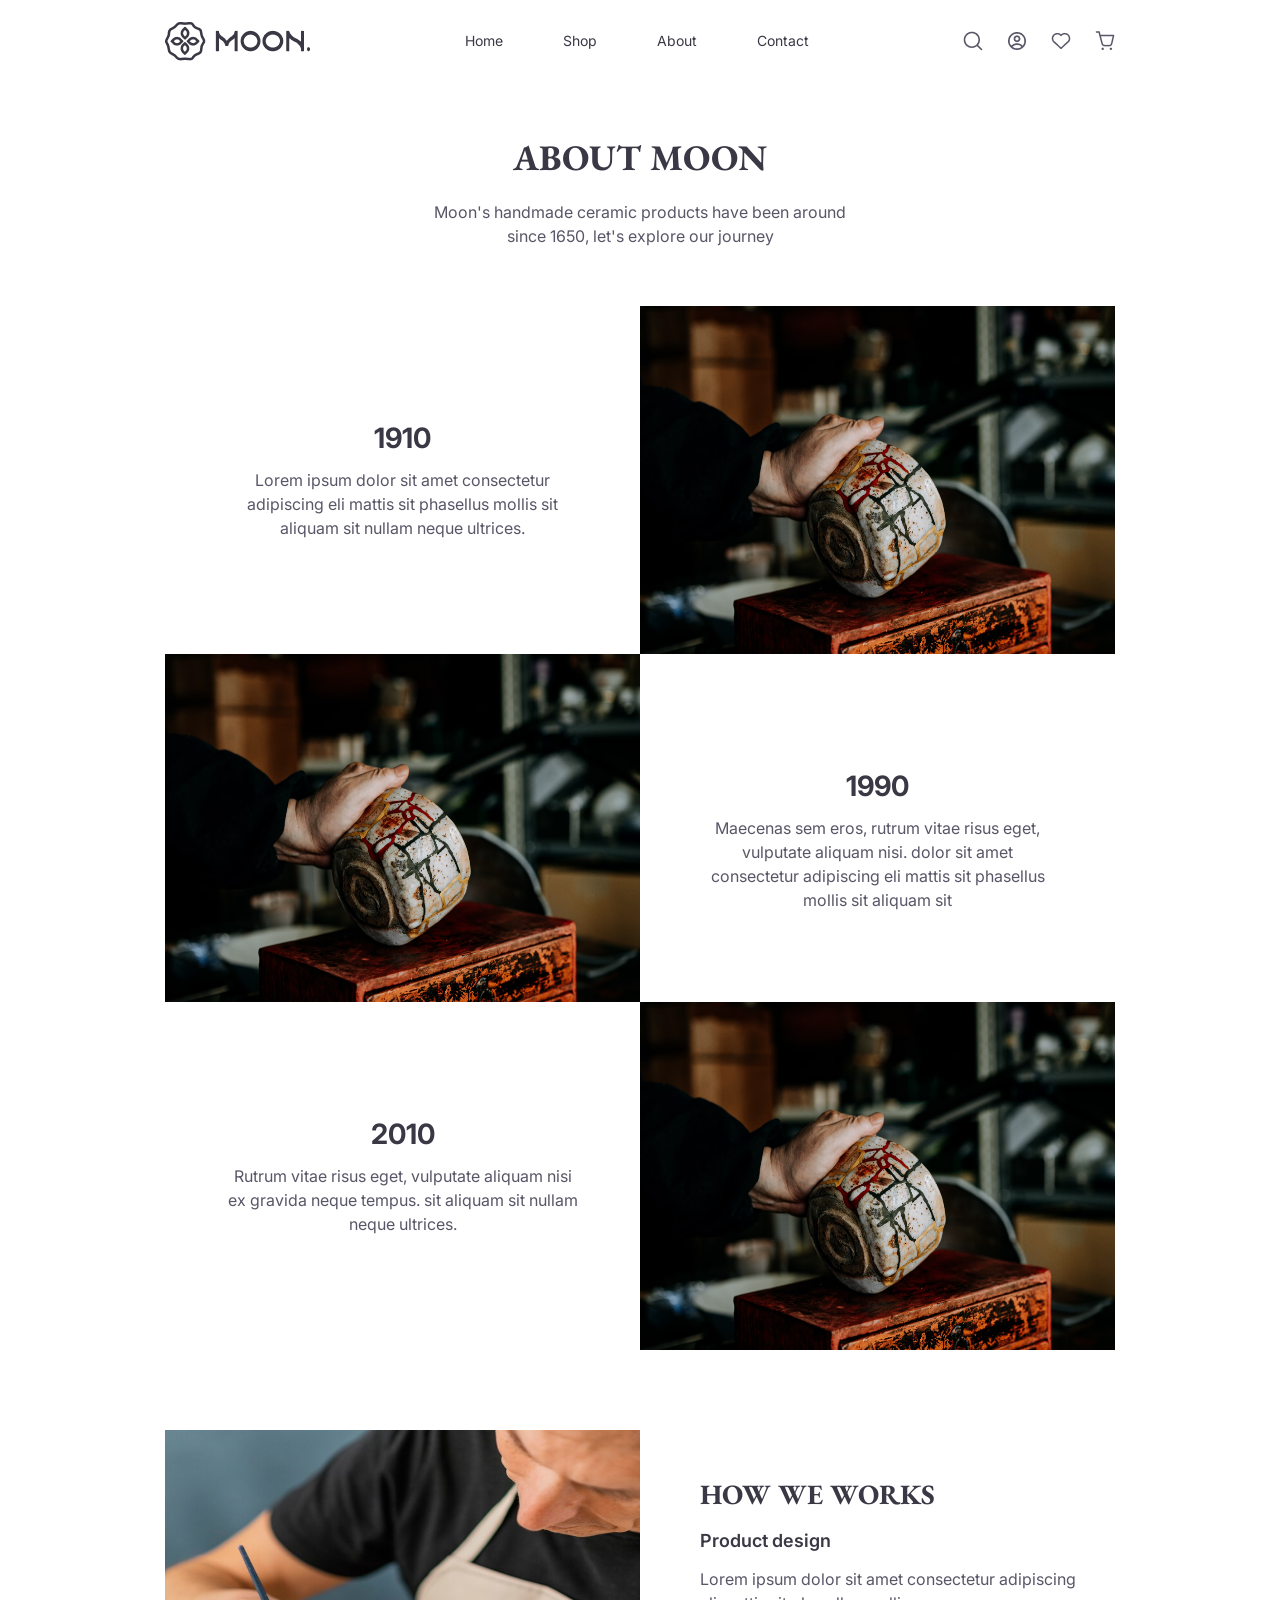
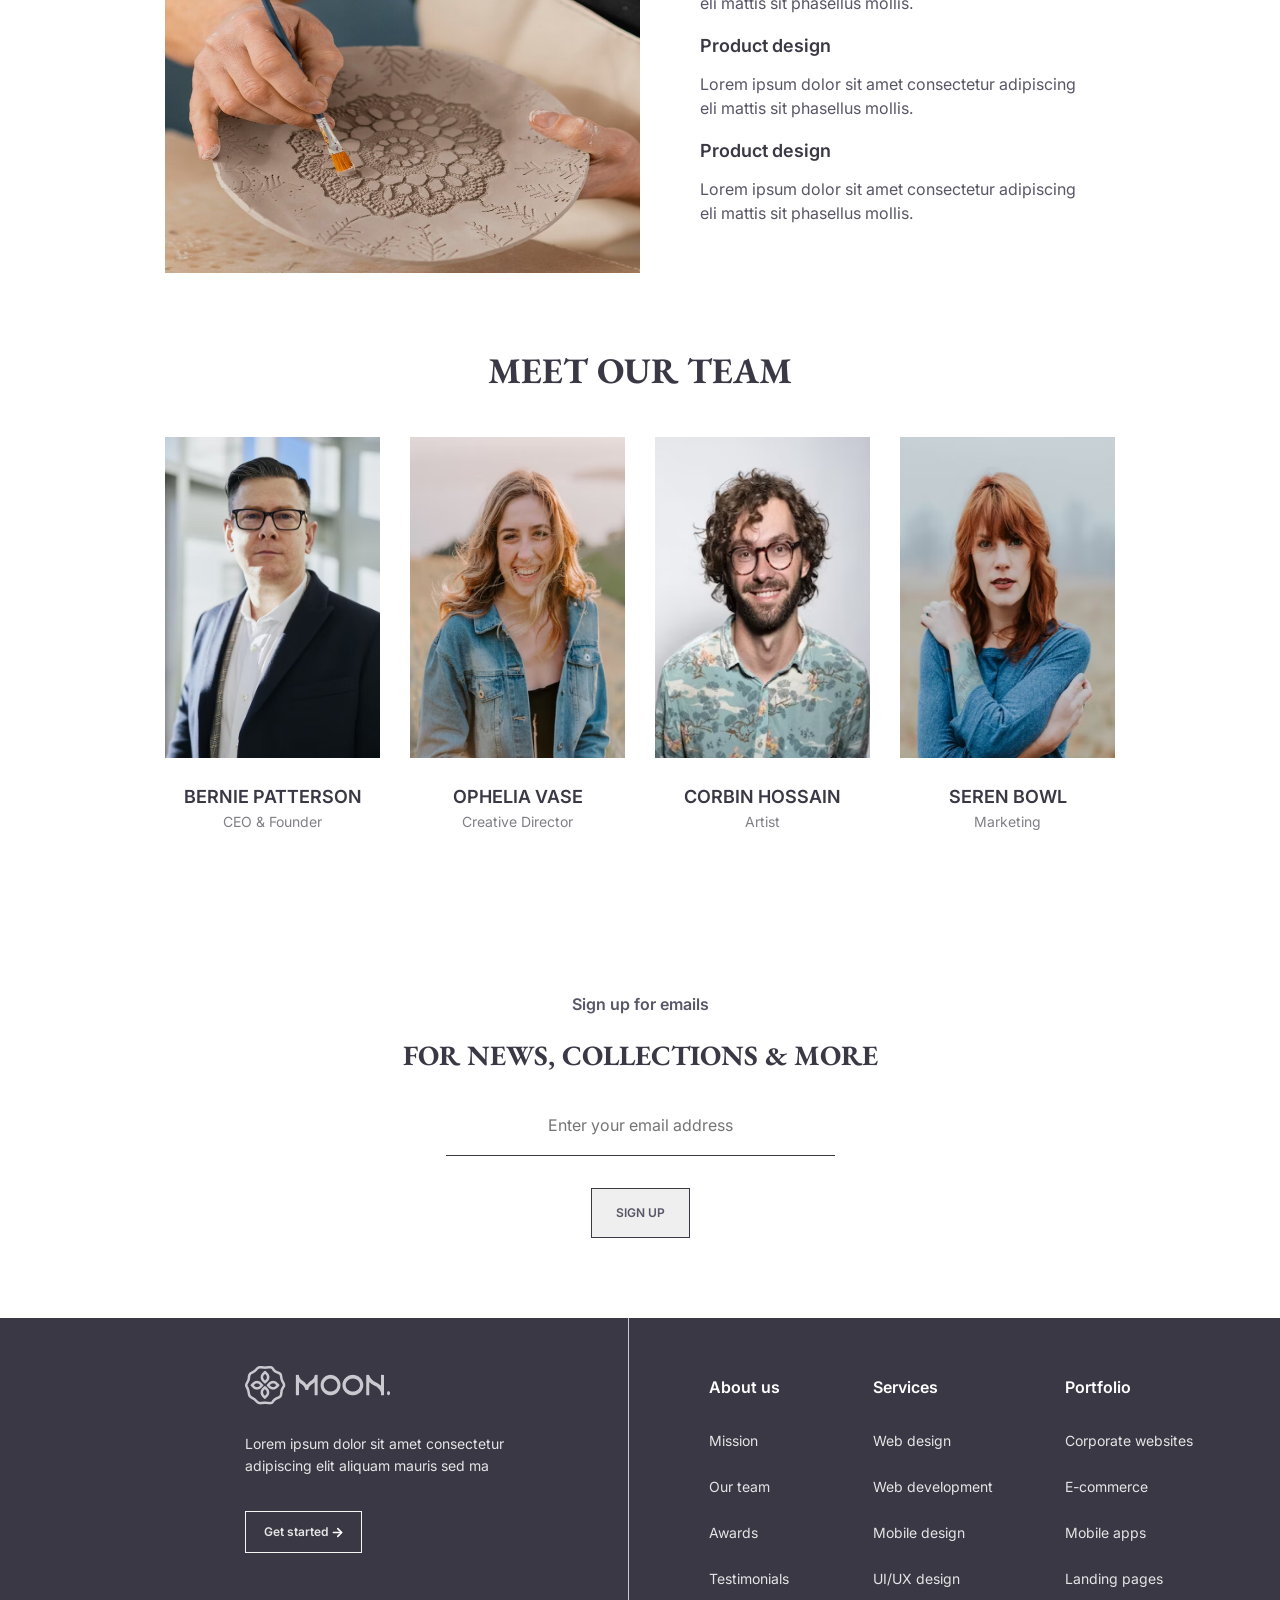
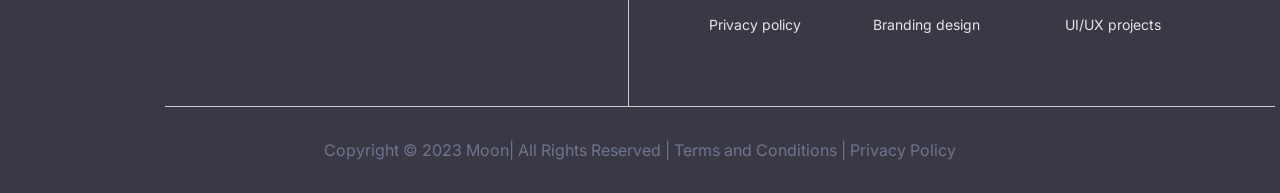
<file: pages/About.html>
<!DOCTYPE html>
<html lang="en">
<head>
    <meta charset="UTF-8">
    <meta name="viewport" content="width=device-width, initial-scale=1.0">
    <title>Moon</title>
    <link rel="stylesheet" href="../style/Header.css">
    <link rel="stylesheet" href="../style/About.css">
</head>
<body>
    <div class="containr">
        <header>
                <img class="all" class="menu" src="../img/Menu.png" alt="menu">
            <img src="../img/logo (1).png" alt="logo">
            <nav>
                <a href="../index.html">Home</a>
                <a href="./Shop.html">Shop</a>
                <a href="#">About</a>
                <a href="./Content.html">Contact</a>
            </nav>
            <div class="icons">
                <img class="normal" src="../img/Search.jpg" alt="img-search">
                <img class="normal" src="../img/Avatar.png" alt="img-Avatar">
                <img class="normal" src="../img/Heart.png" alt="img-Heart">
                <img src="../img/Shopping-cart.png" alt="img-Shopping">
            </div>
        </header>
        <div class="config-about-moon">
            <h2>About Moon</h2>
            <p>Moon's handmade ceramic products have been around since 1650, let's explore our journey</p>
        </div>
    </div>
      <div class="containr p-no">
        <div class="hero-sec">
            <div class="eCommerce-Cards-histor">
                <div class="text-histor">
                    <span>1910</span>
                    <p>Lorem ipsum dolor sit amet consectetur adipiscing eli mattis sit phasellus mollis sit aliquam sit nullam neque ultrices.</p>
                </div>
                <img src="../img/207941fd0bd8d3a7e38cac28e6b1c00e7173c913.png" alt="Rectangle-histor">
            </div>
            <div class="eCommerce-Cards-histor">
                <img src="../img/207941fd0bd8d3a7e38cac28e6b1c00e7173c913.png" alt="Rectangle-histor">
                <div class="text-histor">
                    <span>1990</span>
                    <p class="">Maecenas sem eros, rutrum vitae risus eget, vulputate aliquam nisi. dolor sit amet consectetur adipiscing eli mattis sit phasellus mollis sit aliquam sit </p>
                </div>
            </div>
            <div class="eCommerce-Cards-histor">
                <div class="text-histor">
                    <span>2010</span>
                    <p>Rutrum vitae risus eget, vulputate aliquam nisi ex gravida neque tempus. sit aliquam sit nullam neque ultrices.</p>
                </div>
                <img src="../img/207941fd0bd8d3a7e38cac28e6b1c00e7173c913.png" alt="Rectangle-histor">
            </div>
        </div>
        <div class="how-we-works">
            <img src="../img/img-work.png" alt="img-work">
            <div class="text-config">
                <h3>How we works</h3>
                <div class="Ways-of-working">
                    <h4>Product design</h4>
                    <p>Lorem ipsum dolor sit amet consectetur adipiscing eli mattis sit phasellus mollis.</p>
                </div>
                <div class="Ways-of-working">
                    <h4>Product design</h4>
                    <p>Lorem ipsum dolor sit amet consectetur adipiscing eli mattis sit phasellus mollis.</p>
                </div>
                <div class="Ways-of-working">
                    <h4>Product design</h4>
                    <p>Lorem ipsum dolor sit amet consectetur adipiscing eli mattis sit phasellus mollis.</p>
                </div>
            </div>
        </div>
    </div> 
    <div class="containr ">
        <div class="teams">
            <h2>Meet Our Team</h2>
            <div class="cards">
                <div class="card">
                    <img src="../img/Bernie PATTERSON.png" alt="img-TableWare">
                    <h3>Bernie PATTERSON</h3>
                    <p>CEO & Founder</p>
                </div>
                <div class="card">
                    <img src="../img/Ophelia Vase.png" alt="img-TableWare">
                    <h3>Ophelia Vase</h3>
                    <p>Creative Director</p>
                </div>
                <div class="card">
                    <img src="../img/CorbiN HOSSAIN.png" alt="img-TableWare">
                    <h3>CorbiN HOSSAIN</h3>
                    <p>Artist</p>
                </div>
                <div class="card">
                    <img src="../img/Seren Bowl.png" alt="img-TableWare">
                    <h3>Seren Bowl</h3>
                    <p>Marketing</p>
                </div>
            </div>
        </div>
    </div>
    <div class="Sign-up">
        <span>Sign up for emails</span>
        <h2>For news, collections & more</h2>
        <form action="">
            <div class="input">
                <input type="email" placeholder="Enter your email address" required>
                <button>Sign up</button>
            </div>
        </form>
    </div>
    <footer>
        <div class="containr">
            <div class="sec1">
                <div class="child1">
                    <img src="../img/logo (2).png" alt="">
                    <p>Lorem ipsum dolor sit amet consectetur adipiscing elit
                    aliquam mauris sed ma</p>
                    <button>Get started <svg width="11" height="11" viewBox="0 0 11 11" fill="none" xmlns="http://www.w3.org/2000/svg">
                        <path d="M5.74713 1.62207L9.62503 5.49997L5.74713 9.37787" stroke="white" stroke-width="1.57143" stroke-linecap="round" stroke-linejoin="round"/>
                        <path d="M9.62496 5.5L1.375 5.5" stroke="white" stroke-width="1.57143" stroke-linecap="round" stroke-linejoin="round"/>
                        </svg>
                    </button>
                </div>
            </div>
            <div class="sec2">
                <div class="child">
                    <h3>About us</h3>
                    <div class="text">
                        <h4>Mission</h4>
                        <h4>Our team</h4>
                        <h4>Awards</h4>
                        <h4>Testimonials</h4>
                        <h4>Privacy policy</h4>
                    </div>
                </div>
                <div class="child">
                    <h3>Services</h3>
                    <div class="text">
                        <h4>Web design</h4>
                        <h4>Web development</h4>
                        <h4>Mobile design</h4>
                        <h4>UI/UX design</h4>
                        <h4>Branding design</h4>
                    </div>
                </div>
                <div class="child">
                    <h3>Portfolio</h3>
                    <div class="text">
                        <h4>Corporate websites</h4>
                        <h4>E-commerce</h4>
                        <h4>Mobile apps</h4>
                        <h4>Landing pages</h4>
                        <h4>UI/UX projects</h4>
                    </div>
                </div>
            </div>
            
        </div>
        <span>Copyright © 2023 Moon| All Rights Reserved | Terms and Conditions | Privacy Policy</span>
    </footer>
    </body>
    </html>
</file>
<file: style/Header.css>
@import url('https://fonts.googleapis.com/css2?family=Inter:ital,opsz,wght@0,14..32,100..900;1,14..32,100..900&display=swap');
@import url('https://fonts.googleapis.com/css2?family=EB+Garamond:ital,wght@0,400..800;1,400..800&display=swap');
@import url('https://fonts.googleapis.com/css2?family=Righteous&display=swap');
*{
    padding:0;
    margin: 0;
    box-sizing: border-box;
}
:root{
    --family-Inter:"Inter", sans-serif;
    --family-Garamond:"EB Garamond", serif;
    --color-Warm-Black:#3A3845;
    --color-Beige-Peach:#F7CCAC;
    --color-Light-Brown:#C69B7B;
    --color-Green:#826F66;
    --color-Neutral-500:#A6A6A8;
    --color-Neutral-600:#807F86;
    --color-Neutral-700:#595667;
    --color-Neutral-400:#CAC9CF;
    --color-Neutral-300:#E5E5E5;
    --color-Neutral-200:#F7F6F5;
    --color-FFFDFB:#FFFDFB;
    --color-White:#FFFFFF;
}
.containr{
    padding: 0 165px;
        @media (max-width:900px) {
        padding: 0 50px; 
    }
    @media (max-width:490px) {
        padding: 0 19px; 
    }
}
header{
    width:100%;
    height: 82px;
    background-color: var(--color-White);
    display: flex;
    justify-content: space-between;
    align-items: center;
    .all{
    display: none;
    @media (max-width:800px) {
    display:block ;
 }
}
    nav{
        display: flex;
        align-content: center;
        gap:60px ;
        @media (max-width:800px) {
            display: none;
        }
        a{
            text-decoration: none;
            font-size: 14px;
            font-family: var(--family-Inter);
            font-weight: normal;
            line-height: 22px;
            color: var(--color-Warm-Black);
        }
    }
    .icons{
        display: flex;
        gap:24px;
        align-items: center;
        .normal{
            @media (max-width:800px) {
                display: none;
            }
        }
        img{
            width: 20px;
        }
    }
}
</file>
<file: style/About.css>
:root{
    --family-Inter:"Inter", sans-serif;
    --family-Garamond:"EB Garamond", serif;
    --color-Warm-Black:#3A3845;
    --color-Beige-Peach:#F7CCAC;
    --color-Light-Brown:#C69B7B;
    --color-Green:#826F66;
    --color-Neutral-500:#A6A6A8;
    --color-Neutral-600:#807F86;
    --color-Neutral-700:#595667;
    --color-Neutral-400:#CAC9CF;
    --color-Neutral-300:#E5E5E5;
    --color-Neutral-200:#F7F6F5;
    --color-FFFDFB:#FFFDFB;
    --color-White:#FFFFFF;
}
.config-about-moon{
    height: 224px;
    display: flex;
    flex-direction: column;
    justify-content: center;
    align-items: center;
    gap: 24px;
    animation:slow 2s linear;
    h2{
        font-family: var(--family-Garamond);
        font-size: 36px;
        font-weight: 700;
        line-height: 36px;
        color: var(--color-Warm-Black);
        text-transform: uppercase;
    }
    p{
        max-width: 425px;
        text-align: center;
        font-family: var(--family-Inter);
        font-size: 16px;
        font-weight: 400;
        line-height: 24px;
        color: var(--color-Neutral-700);
        @media (max-width:900px) {
            max-width: 359px;
        }
        @media (max-width:490px) {
            max-width: 300px;
        }
    }
}
@keyframes slow {
    from{
        transform: scale(0);
    }
    to{
        transform:scale(1)
    }
}
.p-no{
@media (max-width:1024px) {
    padding: 0;
}
}
.hero-sec{
    .eCommerce-Cards-histor{
        width: 100%;
        display: grid;
        grid-template-columns:50% 50%;
        grid-template-rows: 348px;
        @media (max-width:490px) {
        grid-template-columns: 1fr;
        grid-template-rows: 300px 260px; 
        }
        .text-histor{
            text-align: center;
            padding: 116px 60px;
        @media (max-width:1024px) {
            padding:100px 16px ;
        }
        @media (max-width:490px) {
            padding:72px 48px ;
            &:nth-child(1){
                order: 2;
            }
            &:nth-child(2){
                order: 2;
                padding:44px 48px 76px ;
            }
            &:nth-child(3){
                order: 1;
            }
        }
        @media (max-width:390px) {
            padding:72px 16px ;
            &:nth-child(2){
                order: 2;
                padding:44px 16px 76px ;
            }
        }
        span{
            font-family: var(--family-Inter);
            display: inline-block;
            font-size: 28px;
            font-weight: 700;
            line-height: 32px;
            letter-spacing: 4%;
            color: var(--color-Warm-Black); 
            margin-bottom: 14px;
        }
        p{
            font-family: var(--family-Inter);
            font-size: 16px;
            font-weight: 400;
            line-height: 24px;
            color: var(--color-Neutral-700); 
        }
        &:hover{
            transition-duration:2s;
            background-color: #c3b6b0;
            transform: translateY(-20px);
        }
        }
        img{
            width: 100%;
            height: 100%;
            @media (max-width:490px) {
                &:nth-child(1){
                    order: 1;
                }
                &:nth-child(2){
                    order: 1;
                }
                &:nth-child(3){
                    order: 2;
                }
            }
        }
    }
}
.how-we-works{
    display: grid;
    grid-template-columns: 1fr 1fr;
    grid-template-rows:443px ;
    padding-top: 80px;
    @media (max-width:490px) {
        grid-template-columns: 1fr;
        grid-template-rows: 360px 371px;
        padding-top: 48px;
    }
    img{
        width: 100%;
        height: 100%;
    }
    .text-config{
        padding: 48px 34px 48px 60px ;
        display: flex;
        flex-direction: column;
        justify-content: space-between;
        @media (max-width:900px) {
           padding: 48px 24px 48px 40px ;
        }
        @media (max-width:490px) {
           padding: 38px 20px 36px 20px ;
        }
        h3{
            font-family: var(--family-Garamond);
            font-size: 28px;
            font-weight: 700;
            line-height: 32px;
            letter-spacing: 4%;
            color: var(--color-Warm-Black);
            text-transform: uppercase;
        }
        .Ways-of-working{
            h4{
                font-family: var(--family-Inter);
                font-size: 18px;
                font-weight: 600;
                line-height: 24px;
                color: var(--color-Warm-Black);
                margin-bottom: 14px;  
                @media (max-width:490px) {
                    margin-bottom: 6px;  
                } 
            }
            p{
                font-family: var(--family-Inter);
                font-size: 16px;
                font-weight: 400;
                line-height: 24px;
                color: var(--color-Neutral-700);   
            }
        } 
    }
}
.teams{
    padding: 80px 0;
    @media (max-width:900px) {
        padding: 50px 0;
    }
    @media (max-width:490px) {
        padding: 36px 0;
    }
    h2{
        font-family: var(--family-Garamond);
        font-size: 36px;
        font-weight: 700;
        line-height: 36px;
        color: var(--color-Warm-Black);
        text-align: center;
        text-transform: uppercase;
        margin-bottom: 48px;
    }
    .cards{
        width: 100%;
        display: grid;
        grid-template-columns: 1fr 1fr 1fr 1fr;
        grid-template-rows:1fr;
        gap: 30px;
            @media (max-width:1000px) {
            gap: 20px;
        }
            @media (max-width:490px) {
            overflow: hidden;
        }
        .card{
            text-transform: capitalize;
            &:hover{
            overflow: hidden;
            border: 1px solid var(--color-Neutral-500);
            background-color: var(--color-Neutral-500);
            border-radius: 6px;
             transition-duration:1s ;
             transition-delay:linear ;
             transform: translateY(-20px);
             h3 , p{
                font-size: 20px;
                transition-duration:2s ;
                transform: rotate(10deg);
             }
        }
            @media (max-width:490px) {
                width: 200px;
                flex-shrink: 0;
            }
            img{
                width: 100%;
                height: 321px;
            }
            h3{
                text-align: center;
                margin-top: 23px;
                line-height:24px ;
                font-family: var(--family-Inter);
                font-weight: 600;
                letter-spacing: 6%;
                font-size: 18px;
                text-transform: uppercase;
                color: var(--color-Warm-Black);
            }
            p{
                text-align: center;
                line-height:22px ;
                margin-top: 2px;
                font-family: var(--family-Inter);
                font-weight: 400;
                font-size: 14px;
                color: var(--color-Neutral-600);
            }
        }
    }
}
.Sign-up{
padding: 80px 0;
display: flex;
flex-direction: column;
gap: 24px;
justify-content: center;
align-items: center;
@media (max-width:490px) {
    padding: 40px 40px;
}
@media (max-width:390px) {
    padding: 40px 20px;
}
    span{
        font-weight: 600;
        font-family: var(--family-Inter);
        color: var(--color-Neutral-700);
        font-size: 16px;
        line-height: 22px;
    }
    h2{
        text-align: center;
        font-weight: 700;
        font-family: var(--family-Garamond);
        color: var(--color-Warm-Black);
        font-size: 28px;
        line-height: 32px; 
        letter-spacing: 4%;
        text-transform: uppercase;
        &:hover{
            transition-duration: 2s;
            font-size: 33px;
        }
    }
    .input{
        display: flex;
        flex-direction: column;
        align-items: center;
        gap: 32px;
        input{
            width: 389px;
            font-weight: 400;
            font-family: var(--family-Inter);
            color: var(--color-Neutral-700);
            font-size: 16px;
            line-height: 32px; 
            border: none;
            padding-bottom:14px ;
            padding-top:14px ;
            border-bottom: 1px solid var(--color-Warm-Black);
            @media (max-width:490px) {
            width: 350px;
            }
            @media (max-width:390px) {
            width: 300px;
            }
            &:hover{
                transition-duration: 1s;
                width: 420px;
                font-size: 20px;
            }
        }
        input::placeholder{
        text-align: center;
        }
        button{
            width: fit-content;
            font-weight: 600;
            font-family: var(--family-Inter);
            color: var(--color-Neutral-700);
            font-size: 12px;
            line-height: 18px;
            letter-spacing: 8%;
            padding: 15px 24px;
            text-transform: uppercase;
            outline: none;
            border: 1px solid var(--color-Warm-Black);
                &:hover{
                    transition-duration: 1s;
                    font-size:14px ;
                    transform: rotateX(3deg);
                    background-color: #a07d62;
                }
        }
    }
}
footer{
    width: 100%;
    background-color: var(--color-Warm-Black);
    padding-bottom: 32px;
    .containr{
        display: grid;
        grid-template-columns: 1fr 2fr;
        grid-template-rows: 1fr;
        @media (max-width:490px) {
            grid-template-columns: 1fr;
            grid-template-rows: 251px 623px;
        }
        .sec1{
            border-right: 1px solid var(--color-Neutral-400);
            border-bottom: 1px solid var(--color-Neutral-400);
            padding:48px 80px 102px 80px;
            @media (max-width:900px) {
                padding:100px 40px 412px 40px ;
            }
            @media (max-width:490px) {
            padding:32px 80px  30px 0;
            border: none;
            border-bottom: 1px solid var(--color-Neutral-400);
            }
            @media (max-width:390px) {
            padding:32px 20px  30px 0;
            }
            .child1{
                width: 303px;
                p{
                    margin:24px 0 34px 0 ;
                    font-family: var(--family-Inter);
                    font-size: 14px;
                    font-weight: 400;
                    line-height: 22px;
                    color:var(--color-Neutral-300);
                }
                button{
                    display: flex;
                    align-items: center;
                    gap: 4px;
                    font-family: var(--family-Inter);
                    font-size: 12px;
                    font-weight: 600;
                    line-height: 18px;
                    letter-spacing: 8%;
                    color:var(--color-Neutral-300);
                    padding: 11px 18px;
                    background-color: inherit;
                    border: 1px solid var(--color-Neutral-200);
                }
            }
        }
        .sec2{
            display: grid;
            grid-template-columns: 92px 120px 130px ;
            grid-template-rows: 1fr;
            column-gap: 72px;
            padding:58px 80px 70px;
            border-bottom: 1px solid var(--color-Neutral-400);
            @media (max-width:900px) {
                grid-template-columns: 1fr 1fr;
                grid-template-rows: 1fr 1fr;
                padding:48px 20px 40px;
                column-gap: 30px;
                row-gap: 48px;
            }
            @media (max-width:490px) {
                padding:30px 0;
            }
            .child{
                h3{
                    font-family: var(--family-Inter);
                    font-size: 16px;
                    font-weight: 600;
                    line-height: 22px;
                    letter-spacing: 6%;
                    color:var(--color-White); 
                    margin-bottom: 32px;
                    @media (max-width:490px) {
                        margin-bottom: 25px;
                    } 
                    @media (max-width:390px) {
                        margin-bottom: 20px;
                    } 
                }
                .text{
                    display: flex;
                    flex-direction: column;
                    gap: 24px;
                    h4{
                        font-family: var(--family-Inter);
                        font-size: 14px;
                        font-weight: 400;
                        line-height: 22px;
                        color:var(--color-Neutral-300); 
                    } 
                }
         
            }
        }
    }
    span{
        display: block;
        text-align: center;
        margin-top:32px ;
        font-family: var(--family-Inter);
        font-size: 16px;
        font-weight: 400;
        line-height: 22px;
        color:#6D758F;

    }
}
</file>
